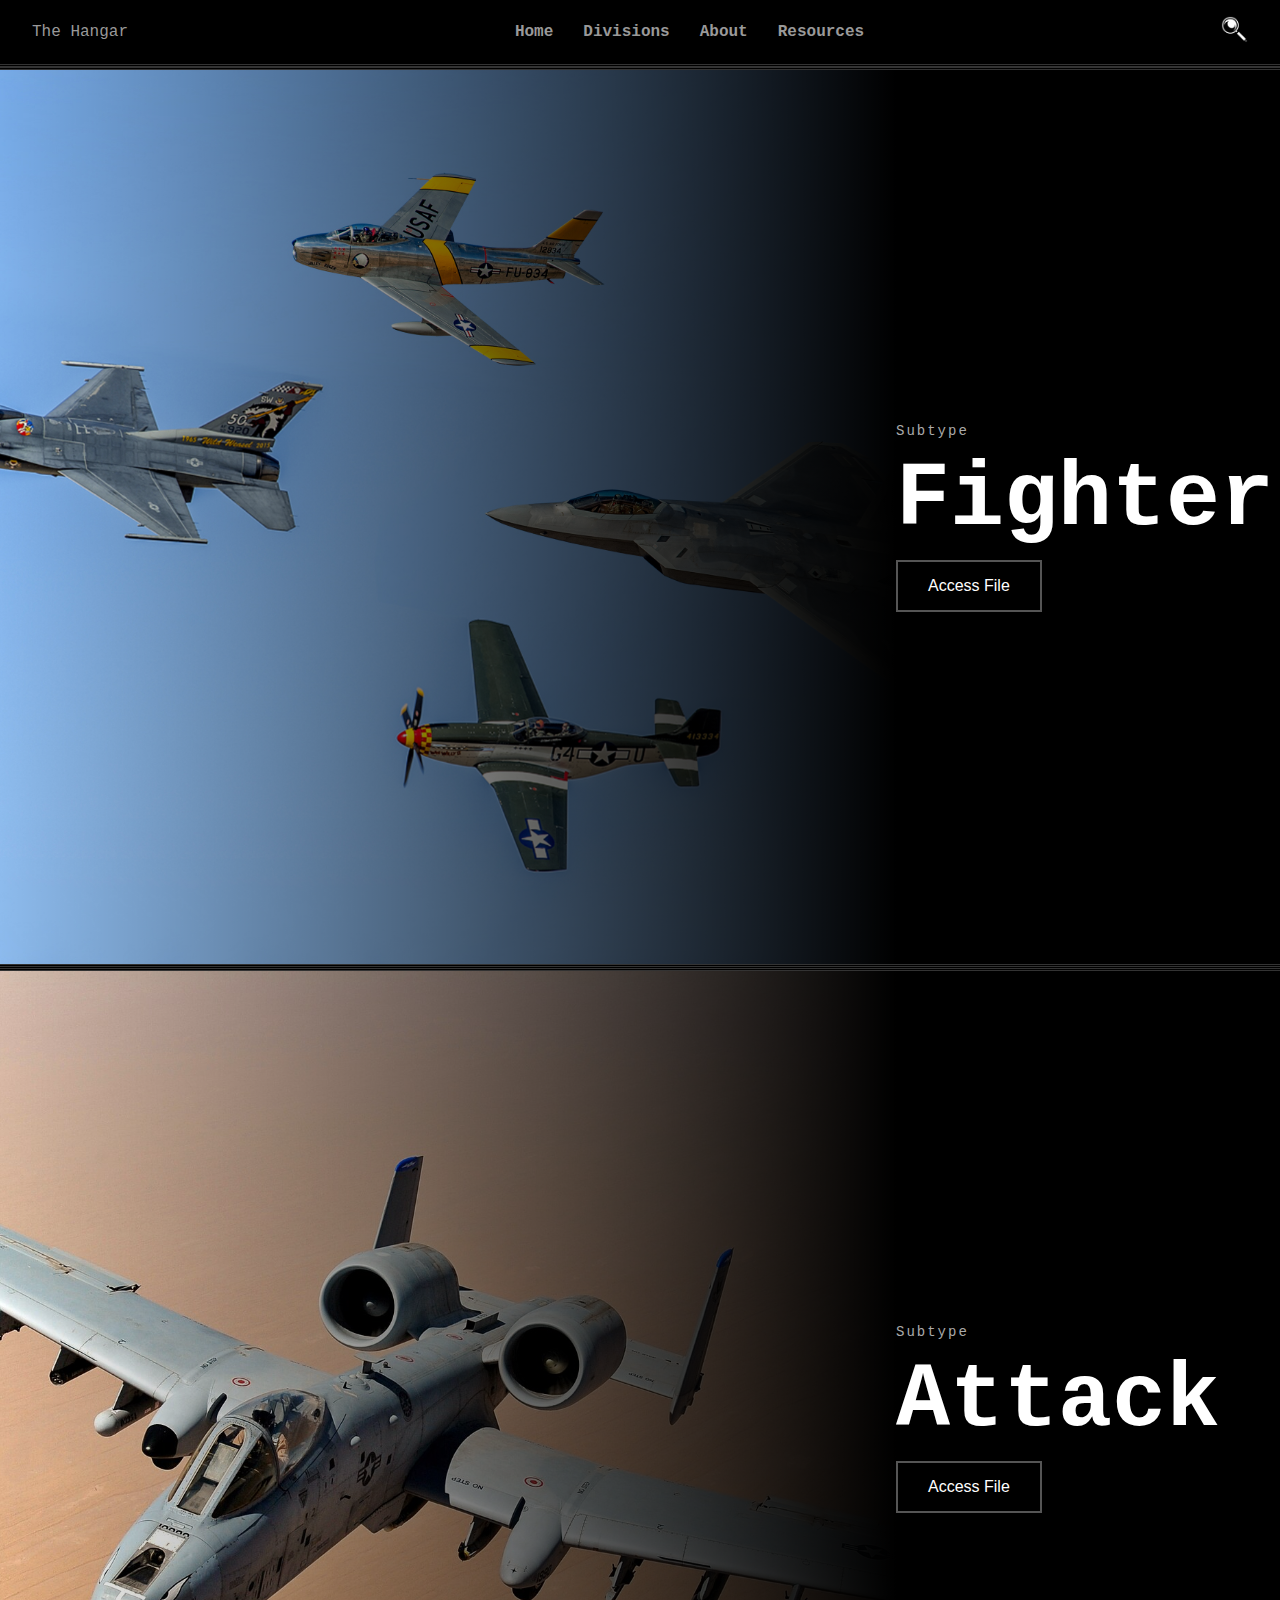
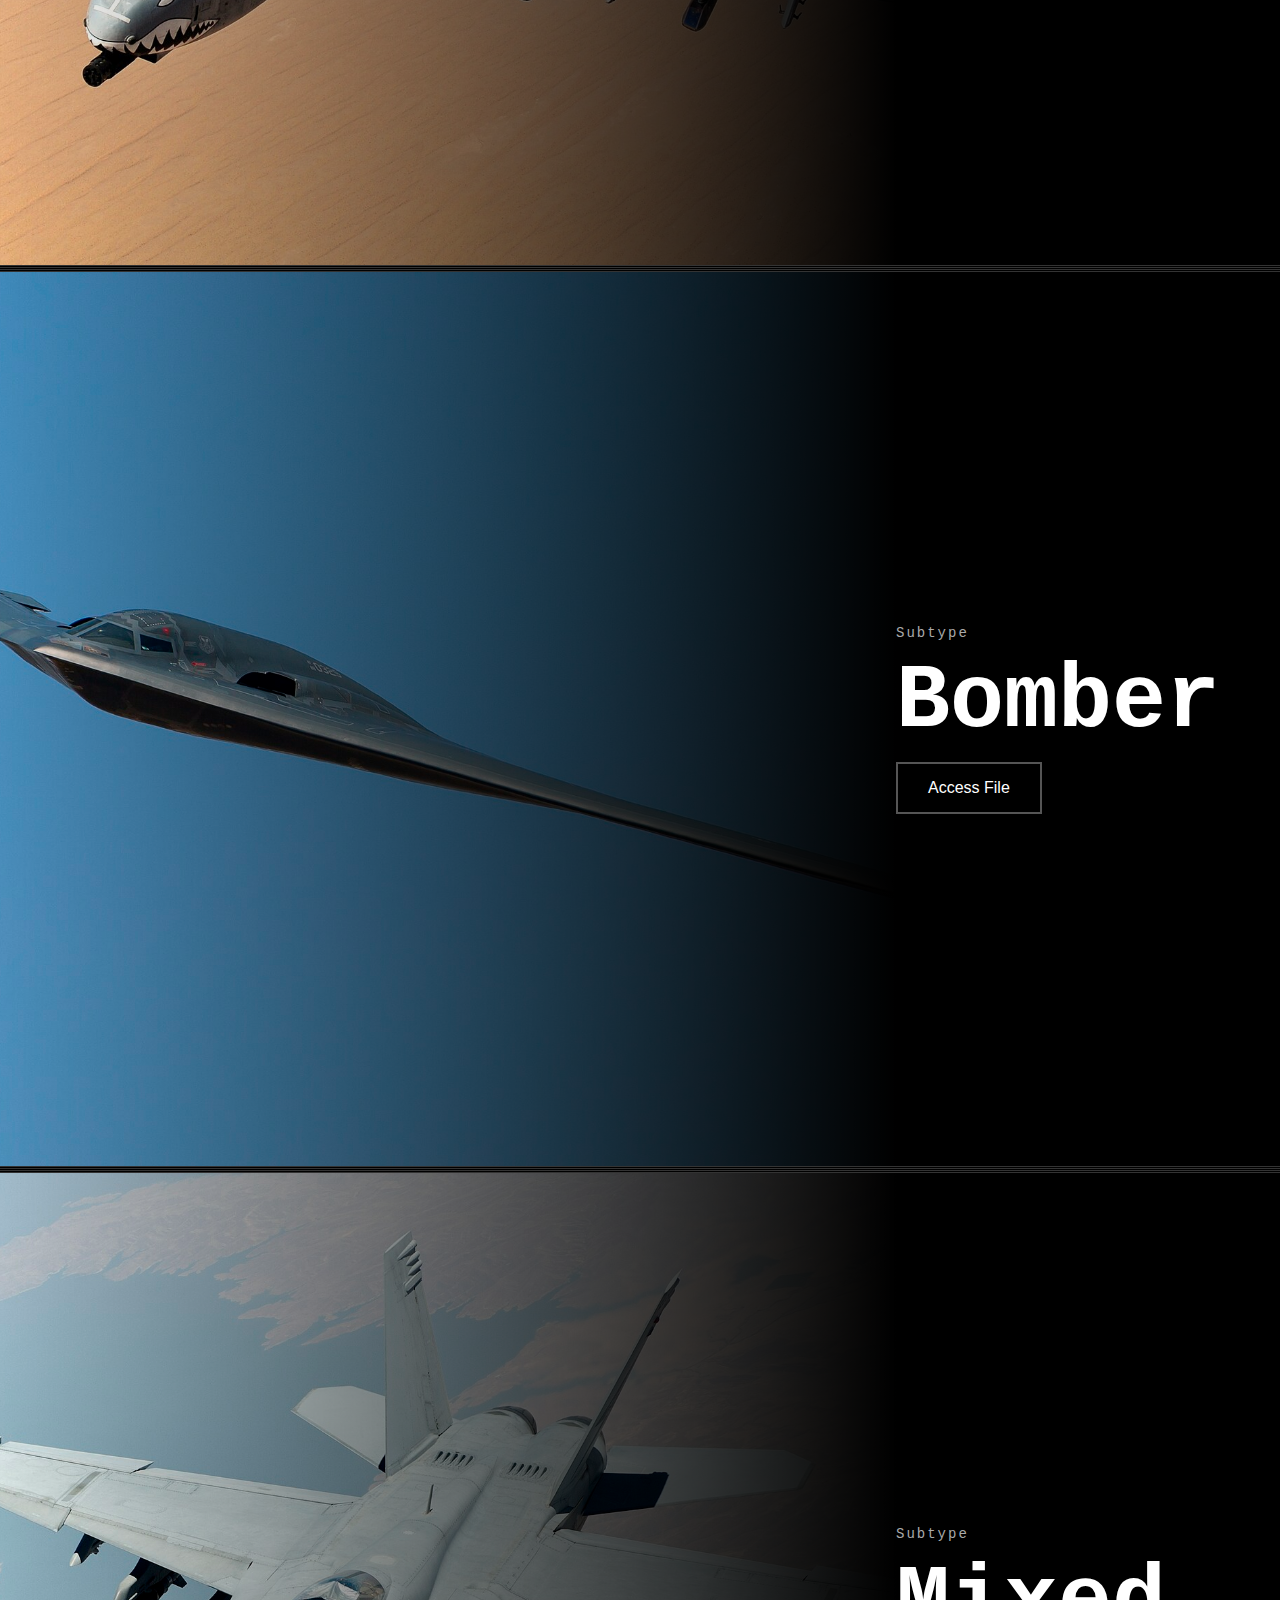
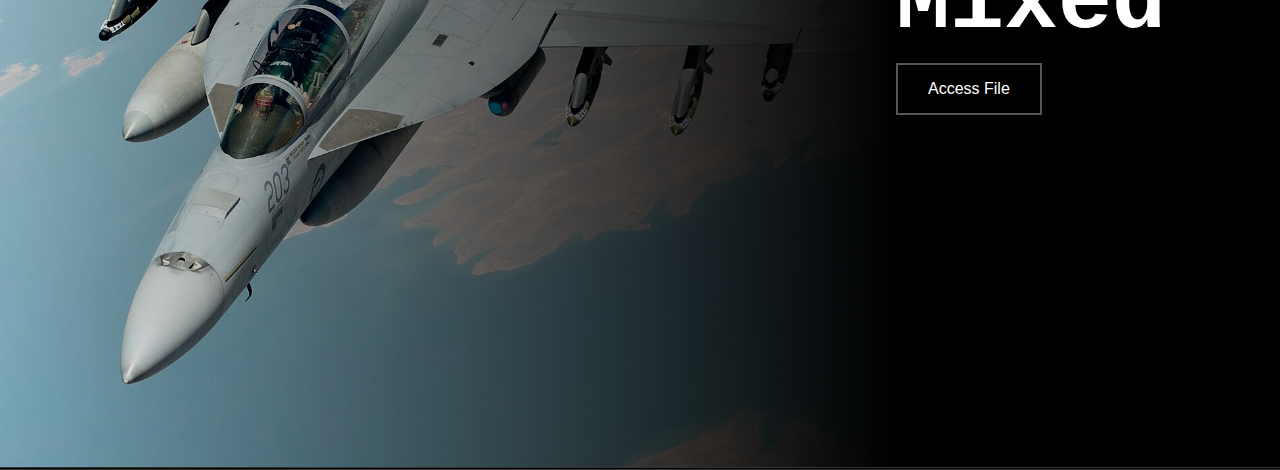
<file: combat.html>
<!DOCTYPE html>
<html lang="en">

<head>
    <meta charset="UTF-8">
    <meta name="viewport" content="width=device-width, initial-scale=1.0">
    <title>The Hangar</title>
    <link rel="stylesheet" href="css/nav.css">
    <link rel="stylesheet" href="css/card.css">
    <link rel="stylesheet" href="css/combat.css">
</head>

<body>
    <header>
        <nav class="navbar">
            <div class="logo">
                The Hangar
            </div>
    
            <ul class="nav-links">
                <li><a href="index.html">Home</a></li>
                <li class="dropdown">
                    <a href="#">Divisions</a>
                    <ul class="dropdown-menu">
                        <li><a href="combat.html">Combat</a></li>
                        <li><a href="support.html">Support</a></li>
                        <li><a href="recon.html">Recon</a></li>
                    </ul>
                </li>
                <li><a href="about.html">About</a></li>
                <li><a href="resources.html">Resources</a></li>
            </ul>
    
            <div class="search-icon">
                <a href="#"><img src="css/search-icon.png" alt="Search Icon"></a>
            </div>
        </nav>
    </header>

    <main>


        <section class="card fighter">
            <div class="card-image"></div>
            <div class="card-content">
                <p class="card-label">Subtype</p>
                <h1 class="card-title">Fighter</h1>
                <a href="fighter.html"><button class="card-btn">Access File</button></a>
            </div>
        </section>


        <section class="card attack">
            <div class="card-image"></div>
            <div class="card-content">
                <p class="card-label">Subtype</p>
                <h1 class="card-title">Attack</h1>
                <a href="support.html"><button class="card-btn">Access File</button></a>
            </div>
        </section>


        <section class="card bomber">
            <div class="card-image"></div>
            <div class="card-content">
                <p class="card-label">Subtype</p>
                <h1 class="card-title">Bomber</h1>
                <a href="bomber.html"><button class="card-btn">Access File</button></a>
            </div>
        </section>

        <section class="card mixed">
            <div class="card-image"></div>
            <div class="card-content">
                <p class="card-label">Subtype</p>
                <h1 class="card-title">Mixed</h1>
                <a href="mixed.html"><button class="card-btn">Access File</button></a>
            </div>
        </section>

    </main>
</body>

</html>
</file>
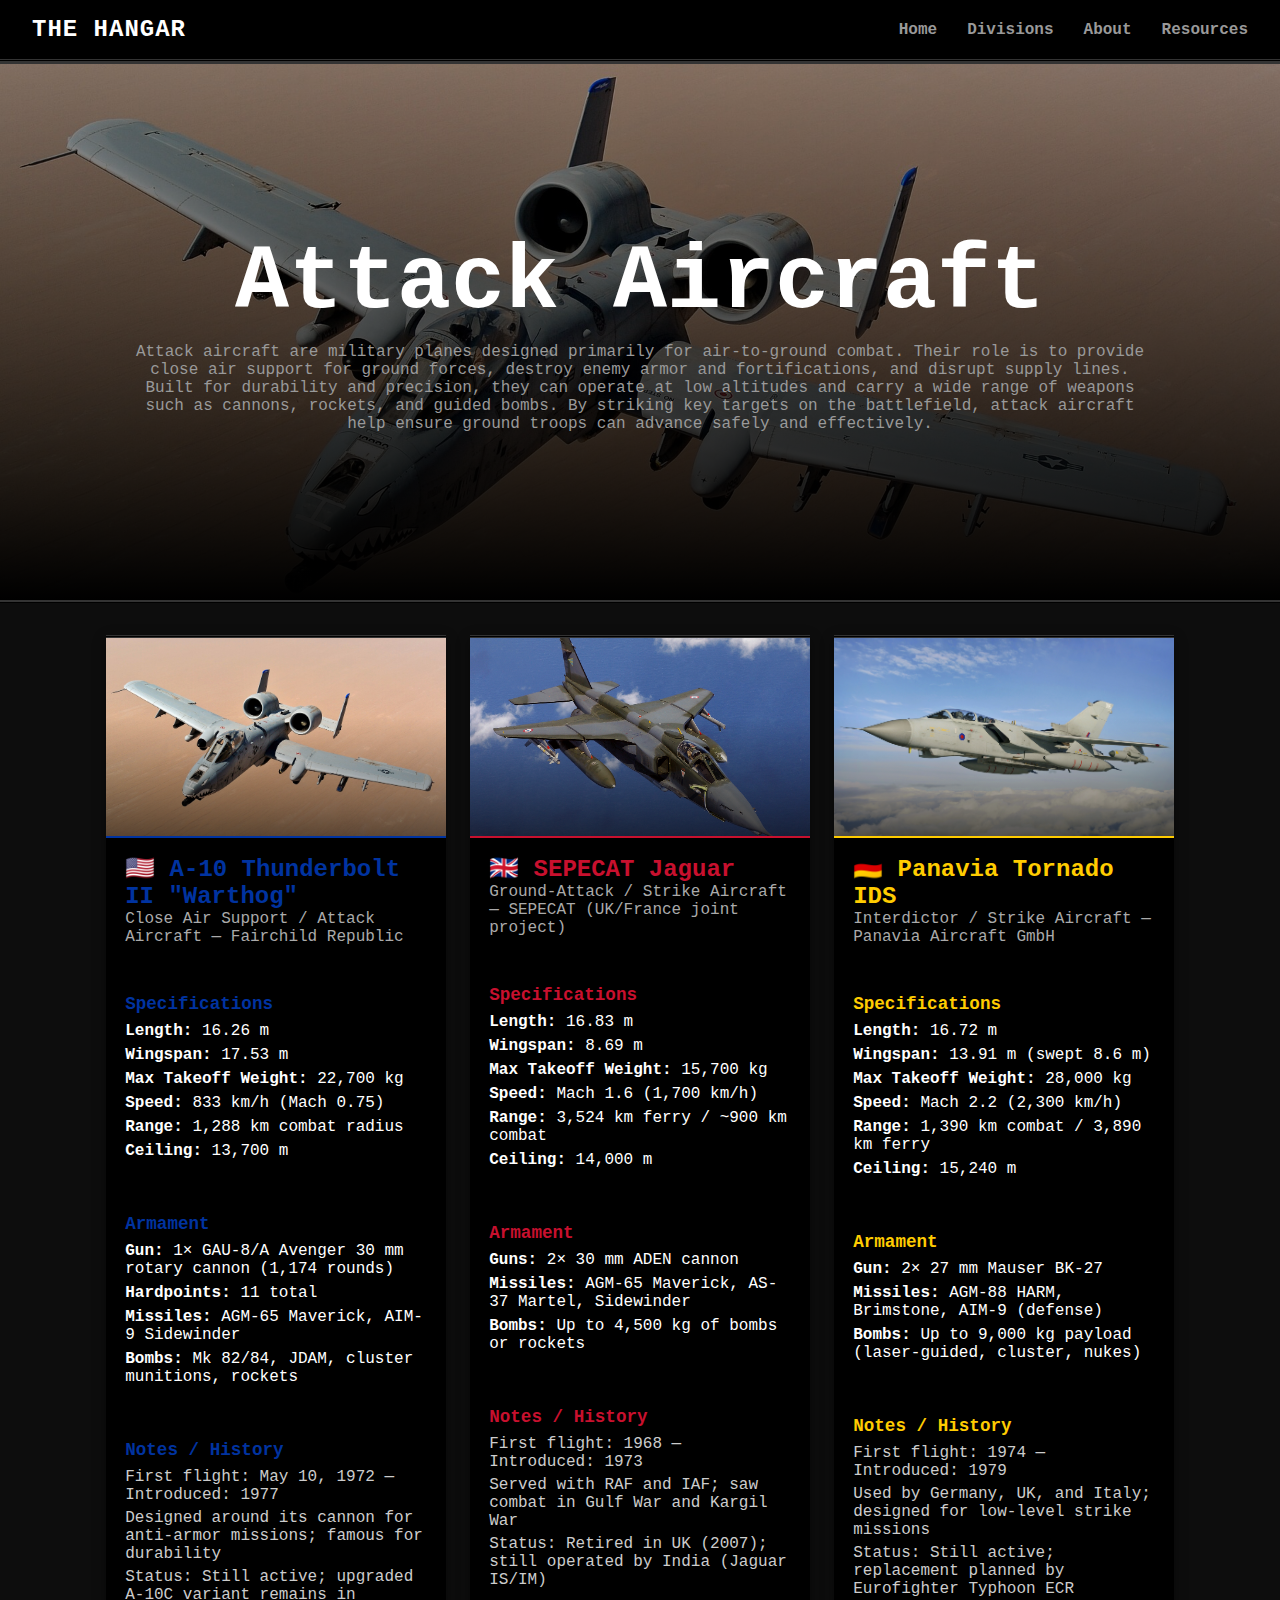
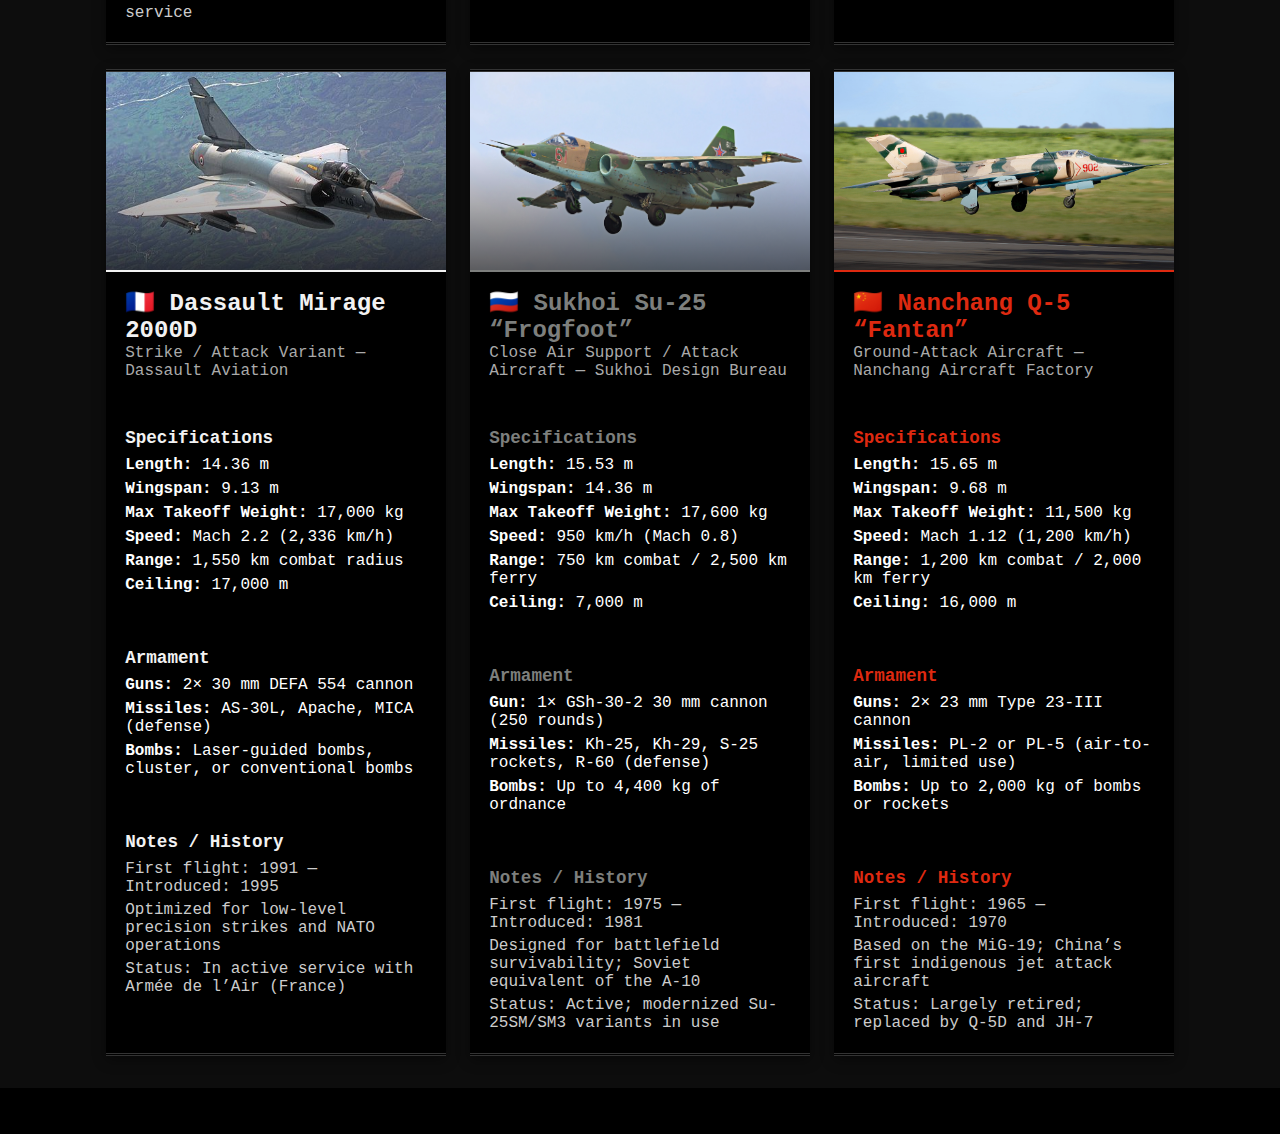
<file: webpages/attack.html>
<!DOCTYPE html>
<html lang="en">

<head>
    <meta charset="UTF-8">
    <meta name="viewport" content="width=device-width, initial-scale=1.0">
    <title>The Hangar</title>
    <link rel="stylesheet" href="../css/nav.css">
    <link rel="stylesheet" href="../css/card.css">
    <link rel="stylesheet" href="../css/title.css">
    <link rel="stylesheet" href="../css/info.css">
    <link rel="stylesheet" href="../css/attack.css">
</head>


<body>
    <nav class="navbar">
        <div class="logo">
            <span>The Hangar</span>
        </div>

        <ul class="nav-links">
            <li><a href="../index.html">Home</a></li>
            <li class="dropdown">
                <a href="#">Divisions</a>
                <ul class="dropdown-menu">
                    <li><a href="combat.html">Combat</a></li>
                    <li><a href="support.html">Support</a></li>
                    <li><a href="recon.html">Recon</a></li>
                </ul>
            </li>
            <li><a href="about.html">About</a></li>
            <li><a href="resources.html">Resources</a></li>
        </ul>

    </nav>

    <main>

        <section class="card title-card">
            <div class="card-image"></div>
            <div class="card-content">
                <h1 class="card-title">Attack Aircraft</h1>
                <p>
                    Attack aircraft are military planes designed primarily for air-to-ground combat. Their role is to provide close air
                    support for ground forces, destroy enemy armor and fortifications, and disrupt supply lines. Built for durability and
                    precision, they can operate at low altitudes and carry a wide range of weapons such as cannons, rockets, and guided
                    bombs. By striking key targets on the battlefield, attack aircraft help ensure ground troops can advance safely and
                    effectively.
                </p>
            </div>
        </section>
    <div class="info-catalogue">
    

        <div class="info-card a10">
            <div class="info-image"></div>
            <div class="info-header">
                <h2>🇺🇸 A-10 Thunderbolt II "Warthog"</h2>
                <p>Close Air Support / Attack Aircraft — Fairchild Republic</p>
            </div>
            <div class="info-section">
                <h3>Specifications</h3>
                <ul>
                    <li><strong>Length:</strong> 16.26 m</li>
                    <li><strong>Wingspan:</strong> 17.53 m</li>
                    <li><strong>Max Takeoff Weight:</strong> 22,700 kg</li>
                    <li><strong>Speed:</strong> 833 km/h (Mach 0.75)</li>
                    <li><strong>Range:</strong> 1,288 km combat radius</li>
                    <li><strong>Ceiling:</strong> 13,700 m</li>
                </ul>
            </div>
            <div class="info-section">
                <h3>Armament</h3>
                <ul>
                    <li><strong>Gun:</strong> 1× GAU-8/A Avenger 30 mm rotary cannon (1,174 rounds)</li>
                    <li><strong>Hardpoints:</strong> 11 total</li>
                    <li><strong>Missiles:</strong> AGM-65 Maverick, AIM-9 Sidewinder</li>
                    <li><strong>Bombs:</strong> Mk 82/84, JDAM, cluster munitions, rockets</li>
                </ul>
            </div>
            <div class="info-section">
                <h3>Notes / History</h3>
                <p>First flight: May 10, 1972 — Introduced: 1977</p>
                <p>Designed around its cannon for anti-armor missions; famous for durability</p>
                <p>Status: Still active; upgraded A-10C variant remains in service</p>
            </div>
        </div>
    

        <div class="info-card jaguar">
            <div class="info-image"></div>
            <div class="info-header">
                <h2>🇬🇧 SEPECAT Jaguar</h2>
                <p>Ground-Attack / Strike Aircraft — SEPECAT (UK/France joint project)</p>
            </div>
            <div class="info-section">
                <h3>Specifications</h3>
                <ul>
                    <li><strong>Length:</strong> 16.83 m</li>
                    <li><strong>Wingspan:</strong> 8.69 m</li>
                    <li><strong>Max Takeoff Weight:</strong> 15,700 kg</li>
                    <li><strong>Speed:</strong> Mach 1.6 (1,700 km/h)</li>
                    <li><strong>Range:</strong> 3,524 km ferry / ~900 km combat</li>
                    <li><strong>Ceiling:</strong> 14,000 m</li>
                </ul>
            </div>
            <div class="info-section">
                <h3>Armament</h3>
                <ul>
                    <li><strong>Guns:</strong> 2× 30 mm ADEN cannon</li>
                    <li><strong>Missiles:</strong> AGM-65 Maverick, AS-37 Martel, Sidewinder</li>
                    <li><strong>Bombs:</strong> Up to 4,500 kg of bombs or rockets</li>
                </ul>
            </div>
            <div class="info-section">
                <h3>Notes / History</h3>
                <p>First flight: 1968 — Introduced: 1973</p>
                <p>Served with RAF and IAF; saw combat in Gulf War and Kargil War</p>
                <p>Status: Retired in UK (2007); still operated by India (Jaguar IS/IM)</p>
            </div>
        </div>
    

        <div class="info-card tornado">
            <div class="info-image"></div>
            <div class="info-header">
                <h2>🇩🇪 Panavia Tornado IDS</h2>
                <p>Interdictor / Strike Aircraft — Panavia Aircraft GmbH</p>
            </div>
            <div class="info-section">
                <h3>Specifications</h3>
                <ul>
                    <li><strong>Length:</strong> 16.72 m</li>
                    <li><strong>Wingspan:</strong> 13.91 m (swept 8.6 m)</li>
                    <li><strong>Max Takeoff Weight:</strong> 28,000 kg</li>
                    <li><strong>Speed:</strong> Mach 2.2 (2,300 km/h)</li>
                    <li><strong>Range:</strong> 1,390 km combat / 3,890 km ferry</li>
                    <li><strong>Ceiling:</strong> 15,240 m</li>
                </ul>
            </div>
            <div class="info-section">
                <h3>Armament</h3>
                <ul>
                    <li><strong>Gun:</strong> 2× 27 mm Mauser BK-27</li>
                    <li><strong>Missiles:</strong> AGM-88 HARM, Brimstone, AIM-9 (defense)</li>
                    <li><strong>Bombs:</strong> Up to 9,000 kg payload (laser-guided, cluster, nukes)</li>
                </ul>
            </div>
            <div class="info-section">
                <h3>Notes / History</h3>
                <p>First flight: 1974 — Introduced: 1979</p>
                <p>Used by Germany, UK, and Italy; designed for low-level strike missions</p>
                <p>Status: Still active; replacement planned by Eurofighter Typhoon ECR</p>
            </div>
        </div>
    
    

        <div class="info-card mirage2000d">
            <div class="info-image"></div>
            <div class="info-header">
                <h2>🇫🇷 Dassault Mirage 2000D</h2>
                <p>Strike / Attack Variant — Dassault Aviation</p>
            </div>
            <div class="info-section">
                <h3>Specifications</h3>
                <ul>
                    <li><strong>Length:</strong> 14.36 m</li>
                    <li><strong>Wingspan:</strong> 9.13 m</li>
                    <li><strong>Max Takeoff Weight:</strong> 17,000 kg</li>
                    <li><strong>Speed:</strong> Mach 2.2 (2,336 km/h)</li>
                    <li><strong>Range:</strong> 1,550 km combat radius</li>
                    <li><strong>Ceiling:</strong> 17,000 m</li>
                </ul>
            </div>
            <div class="info-section">
                <h3>Armament</h3>
                <ul>
                    <li><strong>Guns:</strong> 2× 30 mm DEFA 554 cannon</li>
                    <li><strong>Missiles:</strong> AS-30L, Apache, MICA (defense)</li>
                    <li><strong>Bombs:</strong> Laser-guided bombs, cluster, or conventional bombs</li>
                </ul>
            </div>
            <div class="info-section">
                <h3>Notes / History</h3>
                <p>First flight: 1991 — Introduced: 1995</p>
                <p>Optimized for low-level precision strikes and NATO operations</p>
                <p>Status: In active service with Armée de l’Air (France)</p>
            </div>
        </div>
    
    
        <div class="info-card su25">
            <div class="info-image"></div>
            <div class="info-header">
                <h2>🇷🇺 Sukhoi Su-25 “Frogfoot”</h2>
                <p>Close Air Support / Attack Aircraft — Sukhoi Design Bureau</p>
            </div>
            <div class="info-section">
                <h3>Specifications</h3>
                <ul>
                    <li><strong>Length:</strong> 15.53 m</li>
                    <li><strong>Wingspan:</strong> 14.36 m</li>
                    <li><strong>Max Takeoff Weight:</strong> 17,600 kg</li>
                    <li><strong>Speed:</strong> 950 km/h (Mach 0.8)</li>
                    <li><strong>Range:</strong> 750 km combat / 2,500 km ferry</li>
                    <li><strong>Ceiling:</strong> 7,000 m</li>
                </ul>
            </div>
            <div class="info-section">
                <h3>Armament</h3>
                <ul>
                    <li><strong>Gun:</strong> 1× GSh-30-2 30 mm cannon (250 rounds)</li>
                    <li><strong>Missiles:</strong> Kh-25, Kh-29, S-25 rockets, R-60 (defense)</li>
                    <li><strong>Bombs:</strong> Up to 4,400 kg of ordnance</li>
                </ul>
            </div>
            <div class="info-section">
                <h3>Notes / History</h3>
                <p>First flight: 1975 — Introduced: 1981</p>
                <p>Designed for battlefield survivability; Soviet equivalent of the A-10</p>
                <p>Status: Active; modernized Su-25SM/SM3 variants in use</p>
            </div>
        </div>
    
    

        <div class="info-card q5">
            <div class="info-image"></div>
            <div class="info-header">
                <h2>🇨🇳 Nanchang Q-5 “Fantan”</h2>
                <p>Ground-Attack Aircraft — Nanchang Aircraft Factory</p>
            </div>
            <div class="info-section">
                <h3>Specifications</h3>
                <ul>
                    <li><strong>Length:</strong> 15.65 m</li>
                    <li><strong>Wingspan:</strong> 9.68 m</li>
                    <li><strong>Max Takeoff Weight:</strong> 11,500 kg</li>
                    <li><strong>Speed:</strong> Mach 1.12 (1,200 km/h)</li>
                    <li><strong>Range:</strong> 1,200 km combat / 2,000 km ferry</li>
                    <li><strong>Ceiling:</strong> 16,000 m</li>
                </ul>
            </div>
            <div class="info-section">
                <h3>Armament</h3>
                <ul>
                    <li><strong>Guns:</strong> 2× 23 mm Type 23-III cannon</li>
                    <li><strong>Missiles:</strong> PL-2 or PL-5 (air-to-air, limited use)</li>
                    <li><strong>Bombs:</strong> Up to 2,000 kg of bombs or rockets</li>
                </ul>
            </div>
            <div class="info-section">
                <h3>Notes / History</h3>
                <p>First flight: 1965 — Introduced: 1970</p>
                <p>Based on the MiG-19; China’s first indigenous jet attack aircraft</p>
                <p>Status: Largely retired; replaced by Q-5D and JH-7</p>
            </div>
        </div>
    
    </div>



    </main>
</body>
</html>
</file>
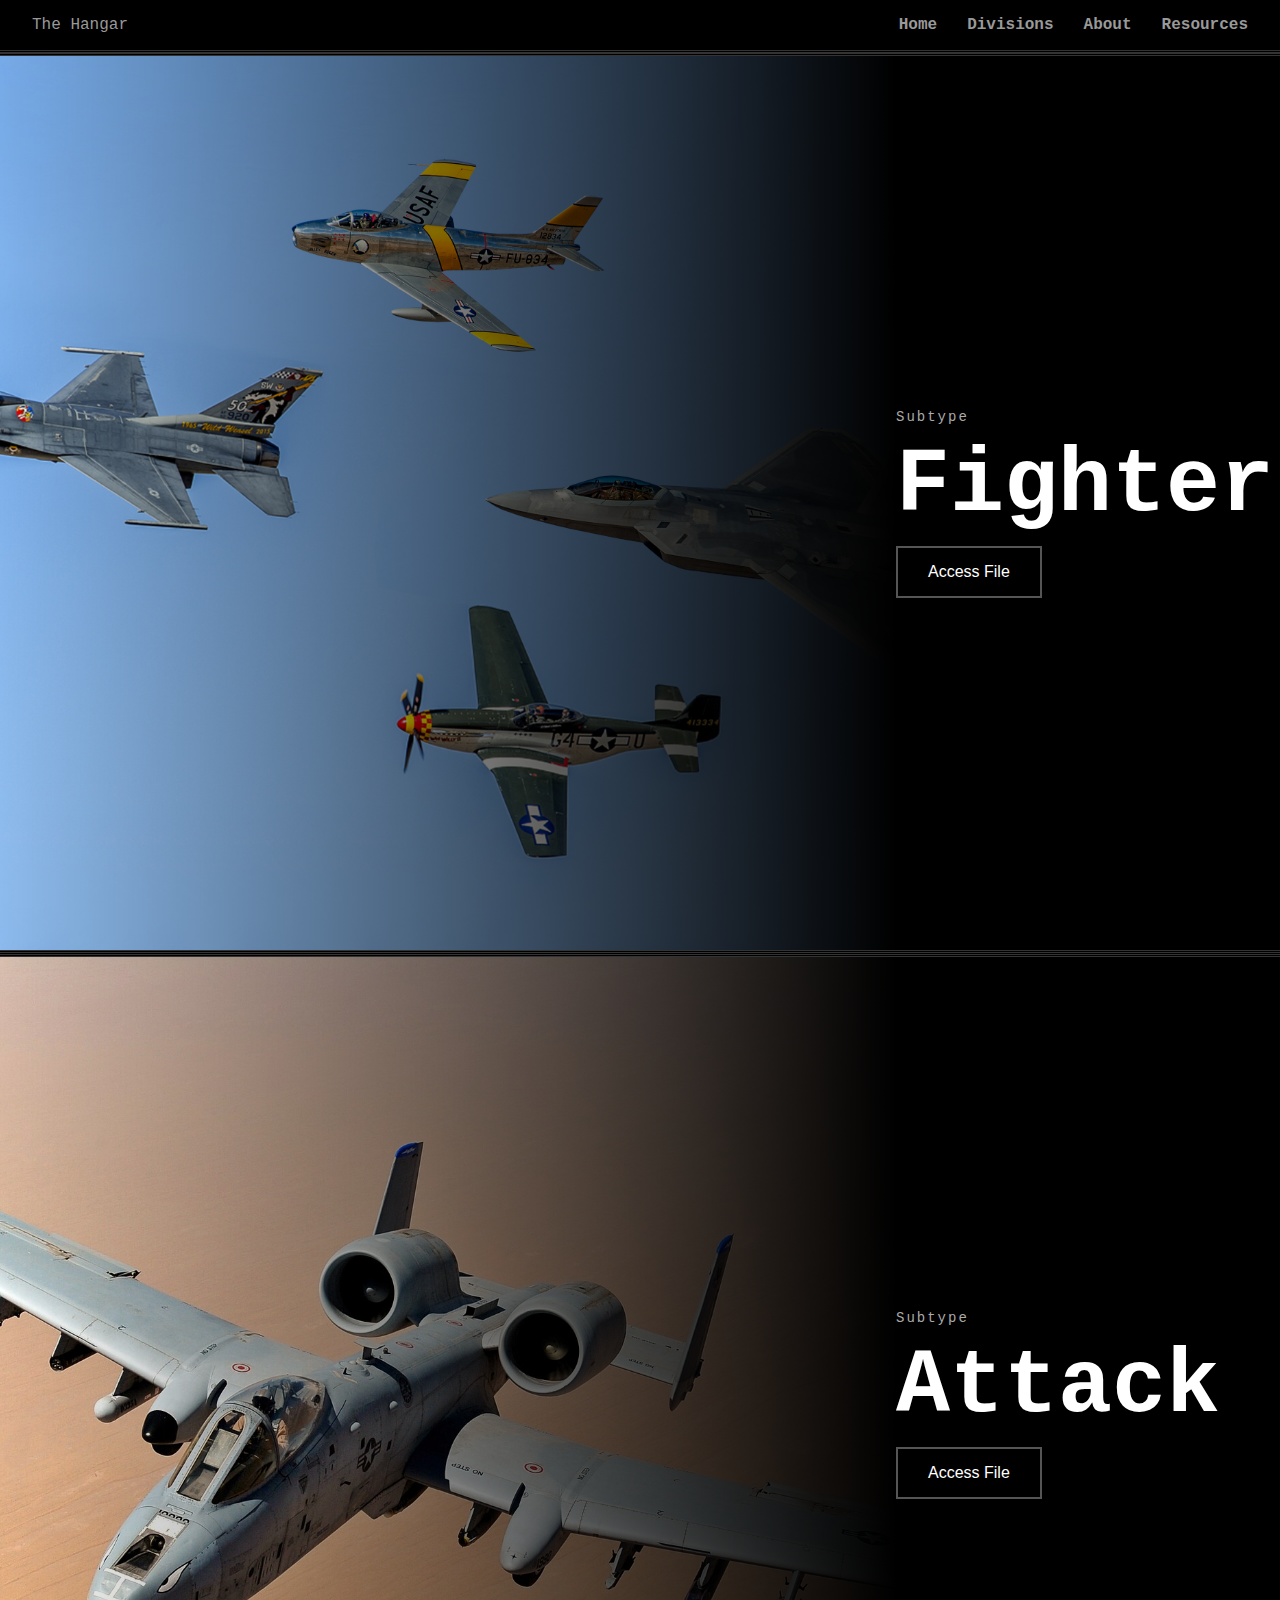
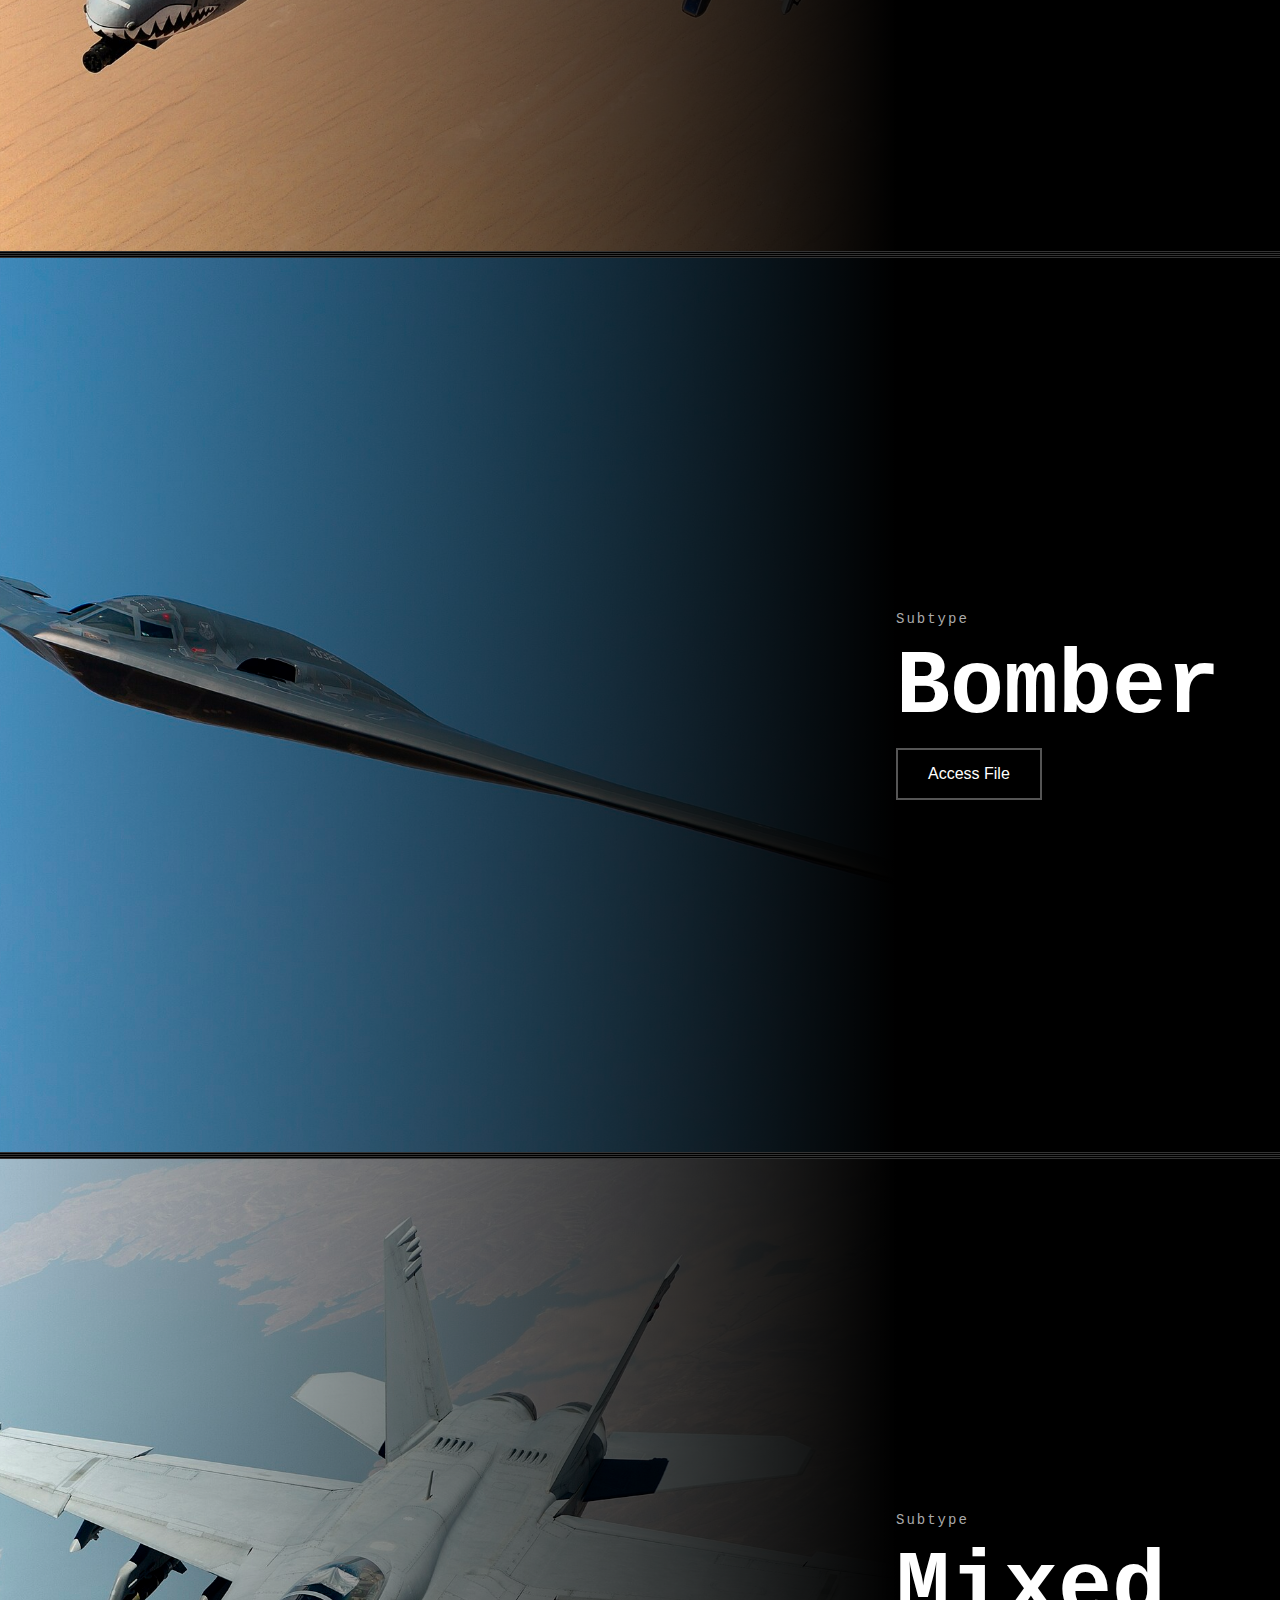
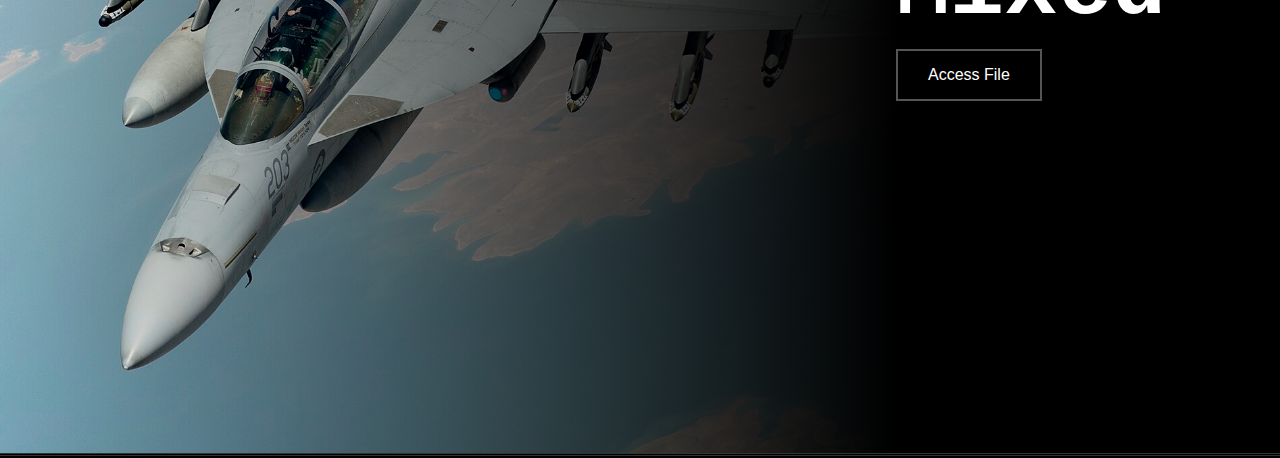
<file: webpages/combat.html>
<!DOCTYPE html>
<html lang="en">

<head>
    <meta charset="UTF-8">
    <meta name="viewport" content="width=device-width, initial-scale=1.0">
    <title>The Hangar</title>
    <link rel="stylesheet" href="../css/nav.css">
    <link rel="stylesheet" href="../css/card.css">
    <link rel="stylesheet" href="../css/combat.css">
</head>

<body>
    <header>
        <nav class="navbar">
            <div class="logo">
                The Hangar
            </div>
    
            <ul class="nav-links">
                <li><a href="../index.html">Home</a></li>
                <li class="dropdown">
                    <a href="#">Divisions</a>
                    <ul class="dropdown-menu">
                        <li><a href="combat.html">Combat</a></li>
                        <li><a href="support.html">Support</a></li>
                        <li><a href="recon.html">Recon</a></li>
                    </ul>
                </li>
                <li><a href="about.html">About</a></li>
                <li><a href="resources.html">Resources</a></li>
            </ul>
        </nav>
    </header>

    <main>


        <section class="card fighter">
            <div class="card-image"></div>
            <div class="card-content">
                <p class="card-label">Subtype</p>
                <h1 class="card-title">Fighter</h1>
                <a href="fighter.html"><button class="card-btn">Access File</button></a>
            </div>
        </section>


        <section class="card attack">
            <div class="card-image"></div>
            <div class="card-content">
                <p class="card-label">Subtype</p>
                <h1 class="card-title">Attack</h1>
                <a href="attack.html"><button class="card-btn">Access File</button></a>
            </div>
        </section>


        <section class="card bomber">
            <div class="card-image"></div>
            <div class="card-content">
                <p class="card-label">Subtype</p>
                <h1 class="card-title">Bomber</h1>
                <a href="bomber.html"><button class="card-btn">Access File</button></a>
            </div>
        </section>

        <section class="card mixed">
            <div class="card-image"></div>
            <div class="card-content">
                <p class="card-label">Subtype</p>
                <h1 class="card-title">Mixed</h1>
                <a href="mixed.html"><button class="card-btn">Access File</button></a>
            </div>
        </section>

    </main>
</body>

</html>
</file>
<file: css/nav.css>
/* This one affects everything... don't mess with it too much... */
* {
    margin: 0;
    padding: 0;
    box-sizing: border-box;
}

body {
    background: #000;
    font-family: 'Roboto Mono', monospace;
    color: #999;
}

body::-webkit-scrollbar {
    display: none; /* BEGONE SCROLLBAR, you have no right being here! */
}



.navbar {
    display: flex;
    justify-content: space-between;
    align-items: center;
    padding: 1rem 2rem;
    background: #000;
    position: sticky;
    top: 0;
    z-index: 1000;
    border-bottom: #333;
    border-bottom-style: double;
}


.navbar .logo span {
    font-size: 1.5rem;
    font-weight: bold;
    color: #fff;
    letter-spacing: 1px;
    text-transform:uppercase;
}

.navbar .nav-links {
    display: flex;
    list-style: none;
    align-items: center;
}

.navbar .nav-links li {
    position: relative;
    margin-left: 30px;
}

.navbar .nav-links a {
    text-decoration: none;
    color: #999;
    font-weight: bold;
    transition: color 0.3s ease;
}

.navbar .nav-links a:hover {
    color: #ff5555;
}


.navbar .dropdown-menu {
    display: none;
    position: absolute;
    top: 100%;
    left: 0;
    background: #111;
    list-style: none;
    min-width: 150px;
    border: 1px solid #333;
}

.navbar .dropdown-menu li {
    margin: 0;
}

.navbar .dropdown-menu a {
    display: block;
    padding: 10px 15px;
    color: #ccc;
}

.navbar .dropdown:hover .dropdown-menu {
    display: block;
}

/* Search icon */
.search-icon a img {
    width: 3vh;
    height: 3vh;

    transition: filter 0.3s ease;
}

.search-icon a img:hover {
    filter: invert(60%) sepia(100%) saturate(500%) hue-rotate(340deg);
   
}
</file>
<file: css/card.css>
body {
    background-color: hsl(0, 0%, 0%);
}

body::-webkit-scrollbar {
    display: none;
    /* BEGONE SCROLLBAR, you have no right being here! */
}

.card {
    --accent: #fff;
    --bg: url("../images/hanger.jpg");

    display: flex;
    align-items: center;
    position: relative;
    width: 100%;
    height: 100vh;
    background: #000;
    overflow: hidden;
    margin-bottom: 1px;
    border: #333;
    border-top-style: double;
    border-bottom-style: double;
}

.card-image {
    width: 70%;
    height: 100%;
    background: linear-gradient(to right, rgba(11, 14, 20, 0) 0%, #000 100%),
        var(--bg) center/cover no-repeat;
    position: relative;
}

.card-content {
    width: 50%;
    flex: 1;
    position: relative;
    z-index: 1;
    background: (--accent);
}

.card-label {
    font-size: 14px;
    color: #aaa;
    letter-spacing: 2px;
    margin-bottom: 10px;
}

.card-title {
    font-size: 10vh;
    font-weight: bold;
    margin-bottom: 1vh;
    color: #fff;
    transition: color 0.3s ease, text-shadow 0.3s ease;
}

.card-btn {
    padding: 15px 30px;
    font-size: 16px;
    border: 2px solid #555;
    background: transparent;
    color: #fff;
    cursor: pointer;
    transition: all 0.3s ease;
}


.card:hover .card-title {
    color: var(--accent);
    text-shadow: 0 0 12px var(--accent);
}

.card .card-btn:hover {
    background: var(--accent);
    border-color: var(--accent);
    color: #000;
    box-shadow: 0 0 10px var(--accent);
}
</file>
<file: css/combat.css>
.card.fighter {
    --accent: #ff5555;
    --bg: url("../combat/fighter.jpg");
}

.card.attack {
    --accent: #5599ff;
    --bg: url("../combat/attack.jpg");
}

.card.bomber {
    --accent: #55ff55;
    --bg: url("../combat/bomber.jpg");
}

.card.mixed {
    --accent: #879b52;
    --bg: url("../combat/mixed.jpg");
}
</file>
<file: css/title.css>
.title {
    max-width: 900px;
    margin: 2rem auto;
    padding: 1.5rem;
    text-align: center;
    border-bottom: 2px solid #444;
}

.title h1 {
    font-size: 2.2rem;
    font-weight: bold;
    color: #fff;
    margin-bottom: 0.8rem;
    text-transform: uppercase;
    letter-spacing: 2px;
}

.title p {
    font-size: 1rem;
    color: #bbb;
    line-height: 1.6;
}
</file>
<file: css/info.css>
/* this shit affects everything do not touch */

.info-catalogue {
  display: flex;
  flex-wrap: wrap;
  gap: 1.5rem;
  justify-content: center;
  padding: 2rem;
  background: #0d0d0d;
}

/* card reset */
.info-card {
  --accent: #fff;
  --img: url(../images/airplane-dancing.gif);

  display: flex;
  flex-direction: column;
  position: relative;
  width: 340px;
  border-top: 3px double #333;
  border-bottom: 3px double #333;
  background: #000;
  color: #fff;
  overflow: hidden;
  transition: transform 0.3s ease;
  box-shadow: 0 4px 12px rgba(0, 0, 0, 0.4);
}

.info-card:hover {
  transform: translateY(-6px);
  box-shadow: 0 0 20px var(--accent); 
}


.info-image {
  width: 100%;
  height: 200px;
  background:
    linear-gradient(to top, rgba(0, 0, 0, 0.6) 0%, transparent 60%),
    var(--img) center/cover no-repeat;
  border-bottom: 2px solid var(--accent);
}

/* layout your messy spaghetti text */

.info-header,
.info-section {
  padding: 1rem 1.2rem;
}

.info-header h2 {
  margin: 0;
  font-size: 1.5rem;
  color: var(--accent);
}

.info-header p {
  color: #aaa;
}

.info-section h3 {
  color: var(--accent);
  margin-top: 1rem;
  margin-bottom: 0.5rem;
  font-size: 1.1rem;
}

.info-section ul {
  list-style-type: none;
  padding: 0;
  margin: 0;
}

.info-section li {
  margin-bottom: 6px;
}

.info-section p {
  color: #ccc;
  margin: 0.3rem 0;
}
</file>
<file: css/attack.css>
.card.title-card {
    --accent: #5599ff;
    height: 60vh;
    border-top: double 2px #333;
    border-bottom: double 2px #333;
}

.card.title-card .card-image {
    width: 100%;
    background: linear-gradient(to bottom, rgba(0, 0, 0, 0.4), #000),
        url("../images/attack.jpg") center/cover no-repeat;
}

.card.title-card .card-content {
    position: absolute;
    top: 50%;
    left: 50%;
    transform: translate(-50%, -50%);
    width: 80%;
    text-align: center;
    background: none;
}

.info-card.a10 {
    --accent: #0033A0;
    --img: url("../images/attack.jpg");
}

.info-card.jaguar {
    --accent: #C8102E;
    --img: url("../images/jaguar.jpg");
}

.info-card.tornado {
    --accent: #FFCC00;
    --img: url("../images/tornado.jpg");
}

.info-card.mirage2000d {
    --accent: #F2F2F2;
    --img: url("../images/mirage2000d.jpg");
}

.info-card.su25 {
    --accent: #7D7F7D;
    --img: url("../images/su25.jpg");
}

.info-card.q5 {
    --accent: #DE2910;
    --img: url("../images/q5.jpg");
}
</file>
